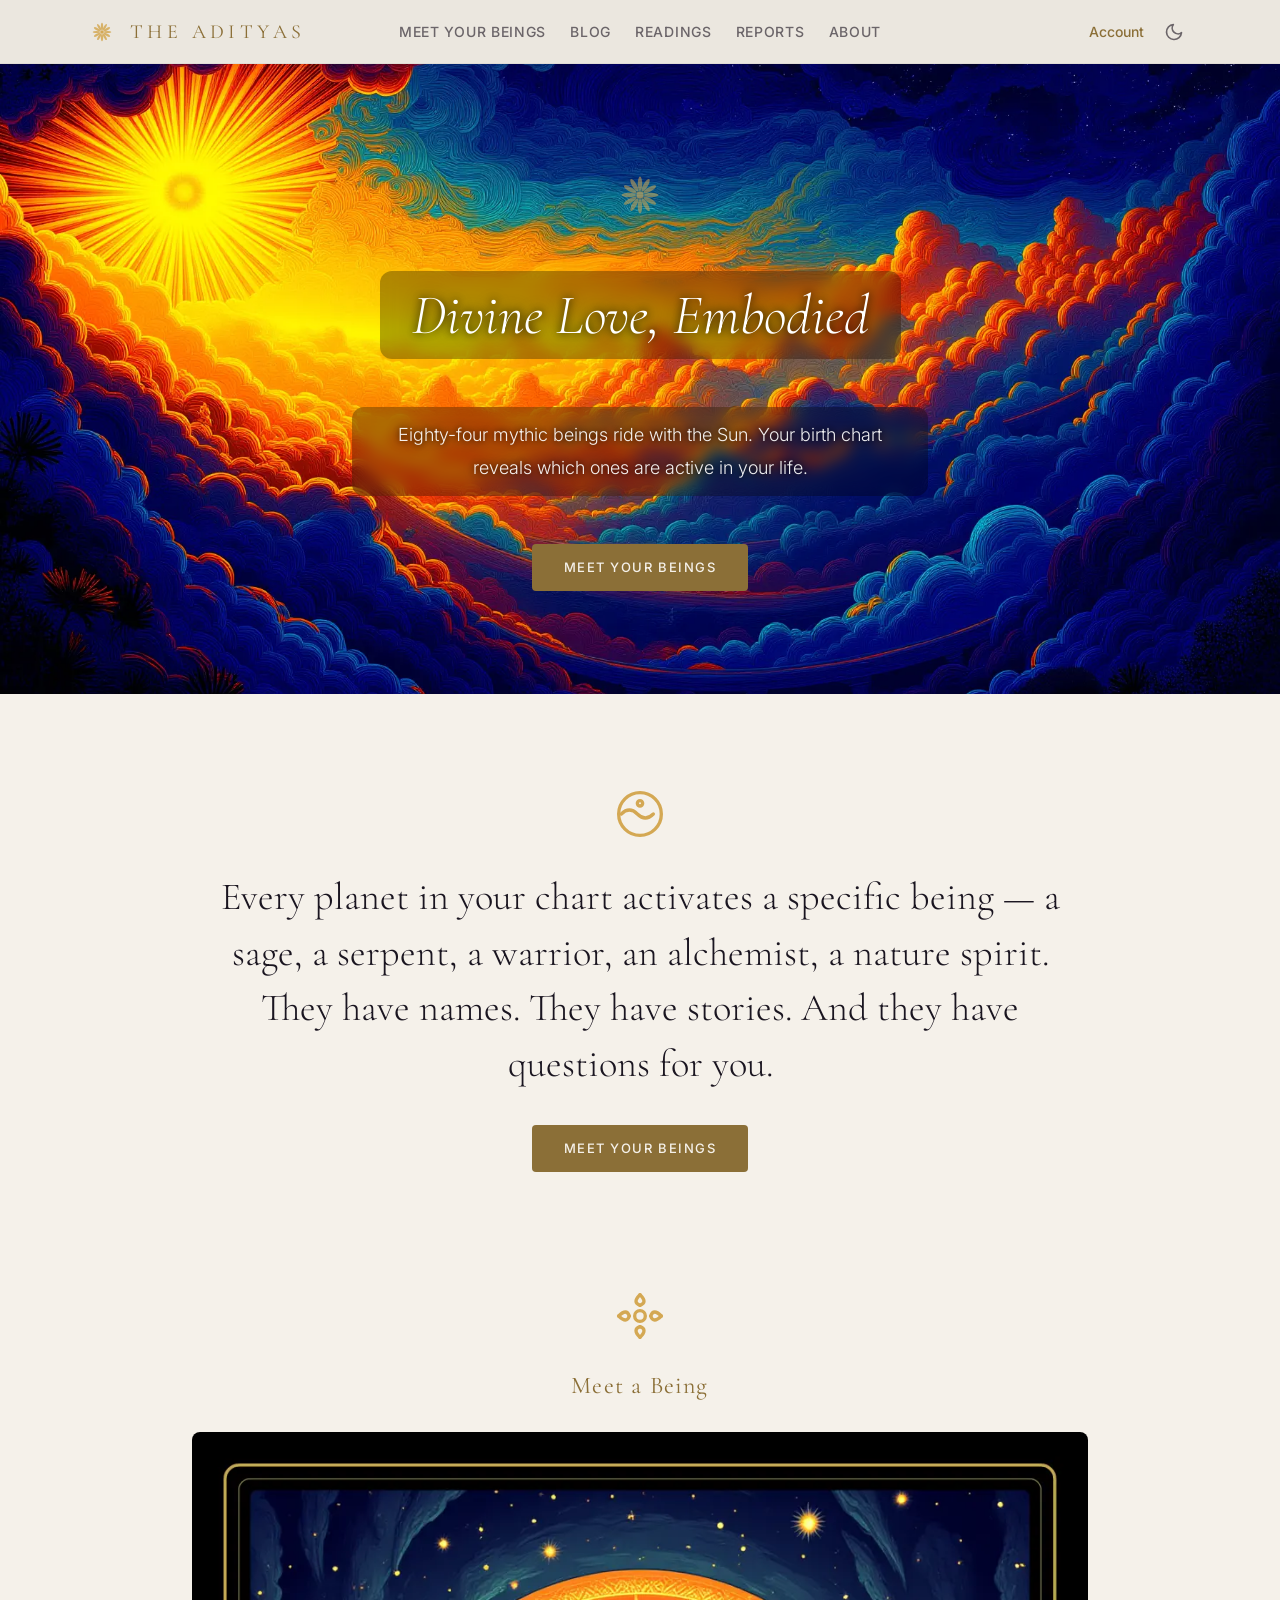
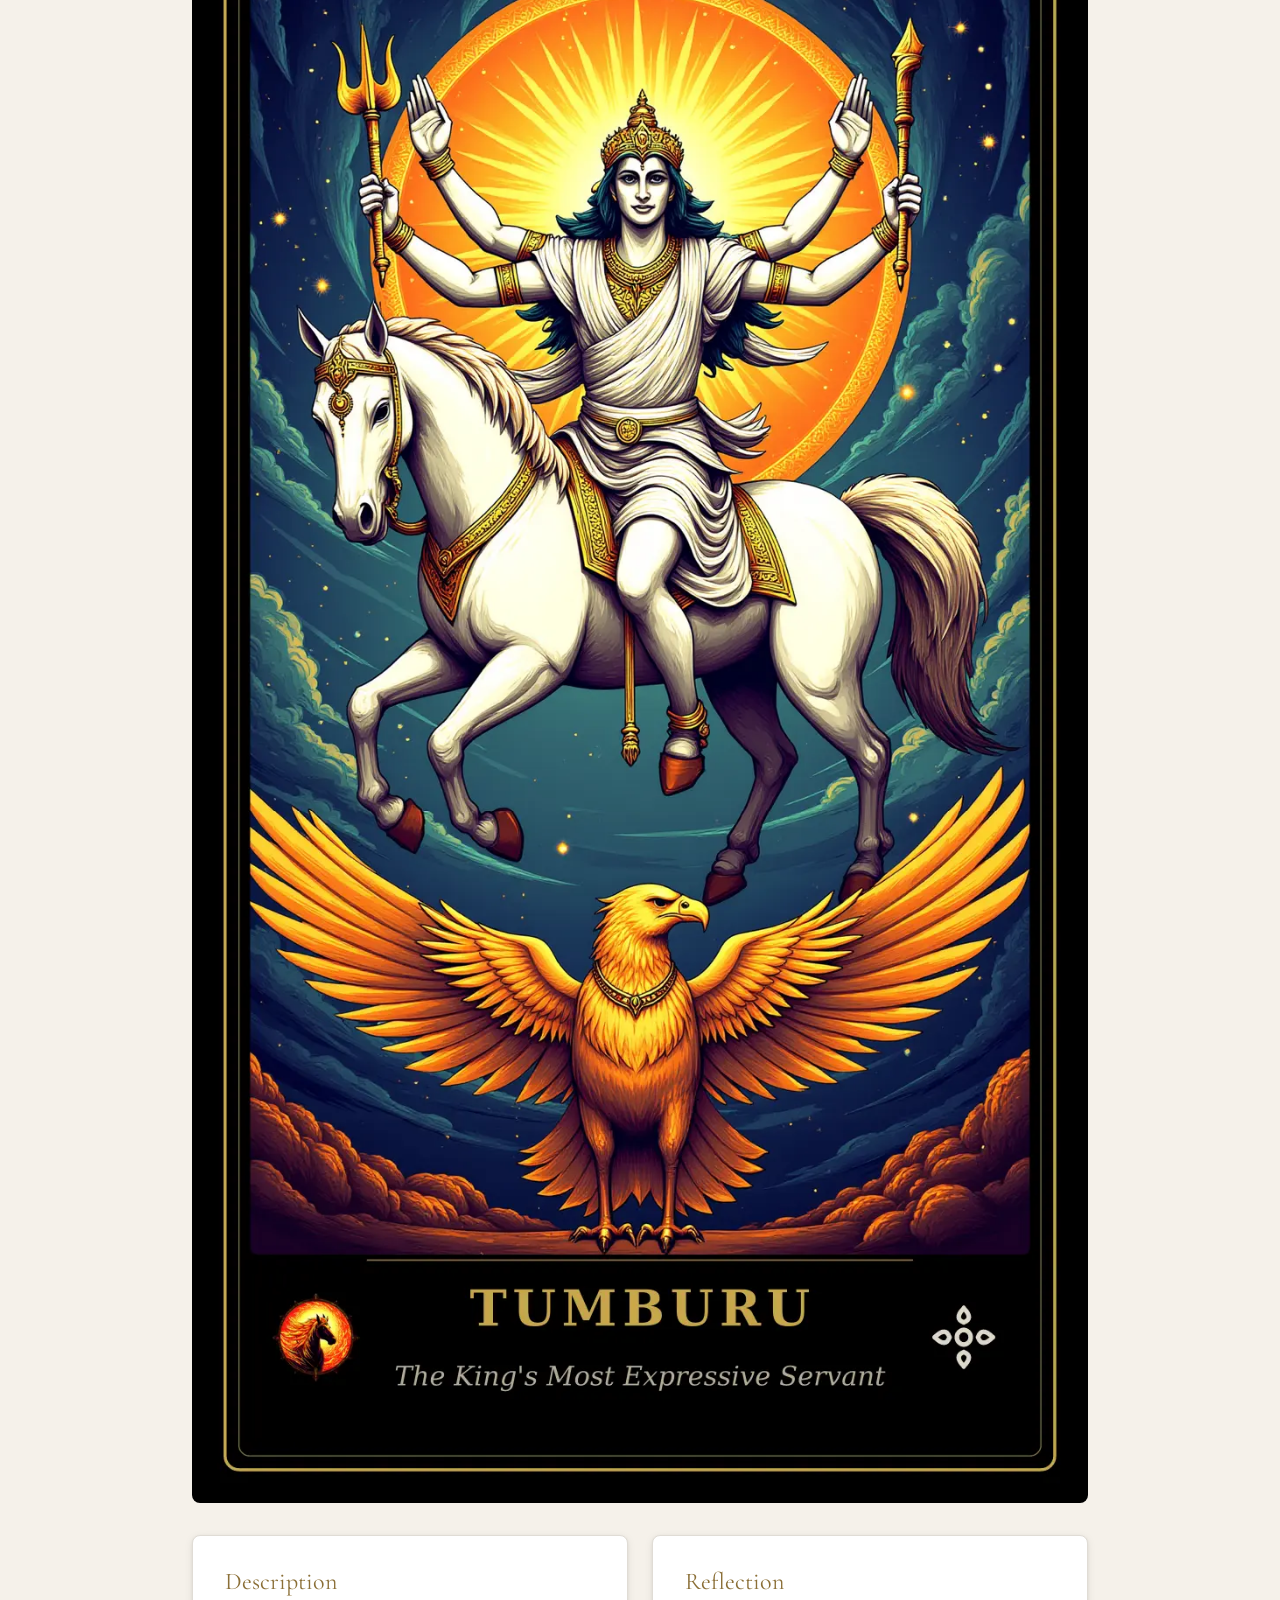
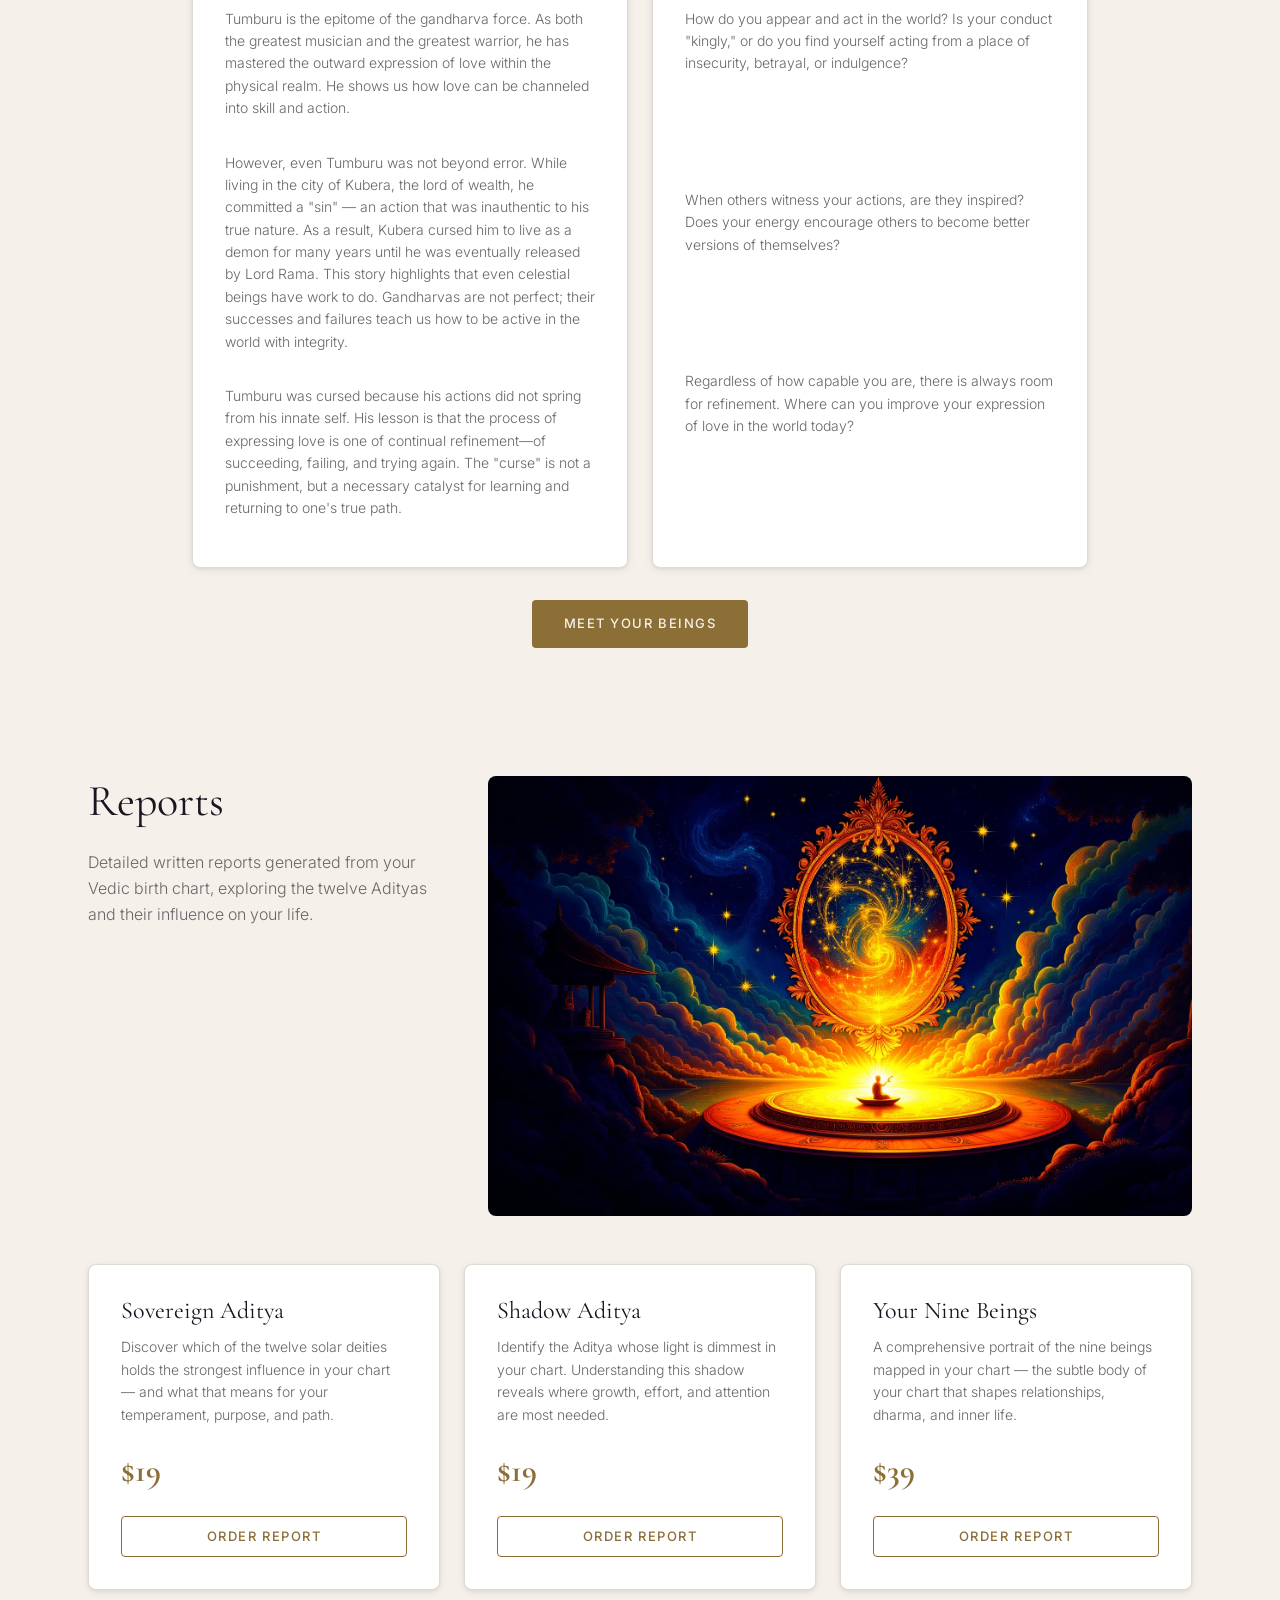
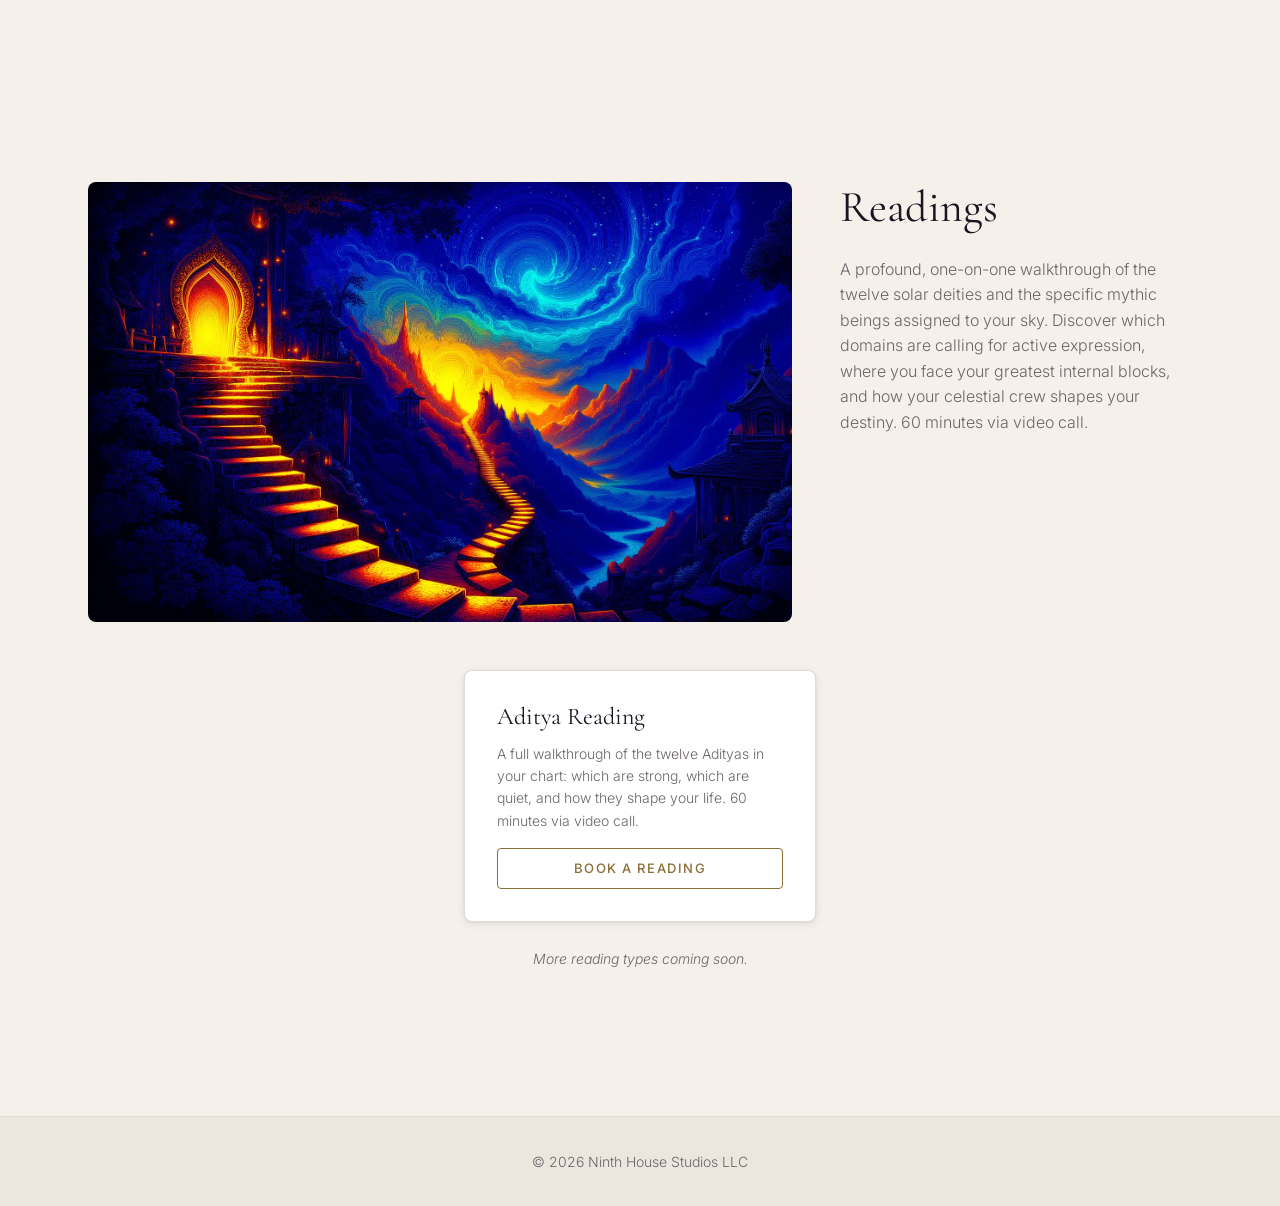
<file: index.html>
<!DOCTYPE html>
<html lang="en">
<head>
  <meta charset="utf-8">
  <meta name="viewport" content="width=device-width, initial-scale=1">
  <title>The Adityas — Divine Love, Embodied</title>
  <meta name="description" content="The Adityas: 84 mythic beings — find your beings, book a reading, discover reports.">
  <meta property="og:title" content="The Adityas">
  <meta property="og:description" content="The Adityas: 84 mythic beings — find your beings, book a reading, discover reports.">
  <meta property="og:type" content="website">
  <link rel="icon" type="image/svg+xml" href="https://ninthhousestudios.github.io/adityas-live/images/mandala.svg">
  <link rel="icon" type="image/png" sizes="32x32" href="https://ninthhousestudios.github.io/adityas-live/images/favicon-32.png">
  <link rel="apple-touch-icon" sizes="180x180" href="https://ninthhousestudios.github.io/adityas-live/images/apple-touch-icon.png">
  <script>(function(){var s=localStorage.getItem('theme');var t=s||(matchMedia('(prefers-color-scheme:light)').matches?'light':'dark');document.documentElement.setAttribute('data-theme',t)})()</script>
  <link rel="preconnect" href="https://fonts.googleapis.com">
  <link rel="preconnect" href="https://fonts.gstatic.com" crossorigin>
  <link rel="stylesheet" href="https://ninthhousestudios.github.io/adityas-live/style.css?h=cf651bffbd0388061ccb">
</head>
<body>
  <nav class="site-nav" aria-label="Main navigation">
    <div class="nav-inner container">
      
        
      
      <a href="https://ninthhousestudios.github.io/adityas-live" class="nav-brand">
        <img class="nav-mark" src="https://ninthhousestudios.github.io/adityas-live/images/mandala.svg" alt="" width="28" height="28">
        The Adityas
      </a>

      <button class="nav-hamburger" aria-label="Toggle menu" aria-expanded="false">
        <span></span>
        <span></span>
        <span></span>
      </button>

      <ul class="nav-links">
        <li><a href="https://ninthhousestudios.github.io/adityas-live/explore">Meet your Beings</a></li>
        <li><a href="https://ninthhousestudios.github.io/adityas-live#blog">Blog</a></li>
        <li><a href="https://ninthhousestudios.github.io/adityas-live#readings">Readings</a></li>
        <li><a href="https://ninthhousestudios.github.io/adityas-live#reports">Reports</a></li>
        <li><a href="https://ninthhousestudios.github.io/adityas-live#about">About</a></li>
      </ul>

      <div class="nav-actions">
        <a href="https://ninthhousestudios.github.io/adityas-live/account" class="nav-action-link">Account</a>

        <button class="theme-toggle" aria-label="Switch to light mode">
          <svg class="icon-sun" xmlns="http://www.w3.org/2000/svg" width="20" height="20" viewBox="0 0 24 24" fill="none" stroke="currentColor" stroke-width="2" stroke-linecap="round" stroke-linejoin="round"><circle cx="12" cy="12" r="5"/><line x1="12" y1="1" x2="12" y2="3"/><line x1="12" y1="21" x2="12" y2="23"/><line x1="4.22" y1="4.22" x2="5.64" y2="5.64"/><line x1="18.36" y1="18.36" x2="19.78" y2="19.78"/><line x1="1" y1="12" x2="3" y2="12"/><line x1="21" y1="12" x2="23" y2="12"/><line x1="4.22" y1="19.78" x2="5.64" y2="18.36"/><line x1="18.36" y1="5.64" x2="19.78" y2="4.22"/></svg>
          <svg class="icon-moon" xmlns="http://www.w3.org/2000/svg" width="20" height="20" viewBox="0 0 24 24" fill="none" stroke="currentColor" stroke-width="2" stroke-linecap="round" stroke-linejoin="round"><path d="M21 12.79A9 9 0 1 1 11.21 3 7 7 0 0 0 21 12.79z"/></svg>
        </button>

      </div>
    </div>
  </nav>

  <main>
    
<section class="hero">
  <div class="hero-bg">
    <img src="https://ninthhousestudios.github.io/adityas-live/images/hero.webp" alt="" loading="eager" width="1536" height="768">
  </div>
  <div class="hero-content">
    <img class="hero-mark" src="https://ninthhousestudios.github.io/adityas-live/images/mandala.svg" alt="" loading="eager" width="56" height="56">
    <h1>Divine Love, Embodied</h1>
    
      <p class="hero-tagline">Eighty-four mythic beings ride with the Sun. Your birth chart reveals which ones are active in your life.</p>
    
    <a href="https://ninthhousestudios.github.io/adityas-live/explore" class="hero-cta">Meet your Beings</a>
  </div>
</section>

<section class="chart-intro" aria-label="Birth chart introduction">
  <div class="chart-intro-inner">
    <img class="chart-intro-glyph" src="https://ninthhousestudios.github.io/adityas-live/images/glyphs/varuna.svg" alt="" loading="lazy" width="48" height="48">
    <p>Every planet in your chart activates a specific being — a sage, a serpent, a warrior, an alchemist, a nature spirit. They have names. They have stories. And they have questions for you.</p>
    <a href="https://ninthhousestudios.github.io/adityas-live/explore" class="chart-intro-cta">Meet your Beings</a>
  </div>
</section>

<section class="meet-being" aria-label="Meet a Being">
  <div class="meet-being-inner">
    <img class="chart-intro-glyph" src="https://ninthhousestudios.github.io/adityas-live/images/dhata.svg" alt="" loading="lazy" width="48" height="48">
    <h2 class="meet-being-heading">Meet a Being</h2>
    <div class="meet-being-portrait">
      <img src="https://ninthhousestudios.github.io/adityas-live/images/tumburu.webp" alt="Tumburu, gandharva — the King's most expressive servant" loading="lazy">
    </div>
    <div class="meet-being-cards">
      <div class="report-card">
        <h3>Description</h3>
        <p>Tumburu is the epitome of the gandharva force. As both the greatest musician and the greatest warrior, he has mastered the outward expression of love within the physical realm. He shows us how love can be channeled into skill and action.</p>
        <p>However, even Tumburu was not beyond error. While living in the city of Kubera, the lord of wealth, he committed a "sin" — an action that was inauthentic to his true nature. As a result, Kubera cursed him to live as a demon for many years until he was eventually released by Lord Rama. This story highlights that even celestial beings have work to do. Gandharvas are not perfect; their successes and failures teach us how to be active in the world with integrity.</p>
        <p>Tumburu was cursed because his actions did not spring from his innate self. His lesson is that the process of expressing love is one of continual refinement—of succeeding, failing, and trying again. The "curse" is not a punishment, but a necessary catalyst for learning and returning to one's true path.</p>
      </div>
      <div class="report-card">
        <h3>Reflection</h3>
        <p>How do you appear and act in the world? Is your conduct "kingly," or do you find yourself acting from a place of insecurity, betrayal, or indulgence?</p>
        <p>When others witness your actions, are they inspired? Does your energy encourage others to become better versions of themselves?</p>
        <p>Regardless of how capable you are, there is always room for refinement. Where can you improve your expression of love in the world today?</p>
      </div>
    </div>
    <a href="https://ninthhousestudios.github.io/adityas-live/explore" class="meet-being-cta">Meet your Beings</a>
  </div>
</section>

<div class="container">
  

  <section id="reports" class="reports-section">
    <div class="section-showcase section-showcase--reversed">
      <div class="section-showcase-content">
        <h2>Reports</h2>
        <p>Detailed written reports generated from your Vedic birth chart, exploring the twelve Adityas and their influence on your life.</p>
      </div>
      <div class="section-showcase-image">
        <img src="https://ninthhousestudios.github.io/adityas-live/images/reports.webp" alt="A cosmic mirror reflecting celestial patterns above a meditating figure" loading="lazy" width="1536" height="768">
      </div>
    </div>
    <div class="report-cards">
      <div class="report-card">
        <h3>Sovereign Aditya</h3>
        <p>Discover which of the twelve solar deities holds the strongest influence in your chart — and what that means for your temperament, purpose, and path.</p>
        <span class="report-price">$19</span>
        <a href="#" class="report-cta">Order Report</a>
      </div>
      <div class="report-card">
        <h3>Shadow Aditya</h3>
        <p>Identify the Aditya whose light is dimmest in your chart. Understanding this shadow reveals where growth, effort, and attention are most needed.</p>
        <span class="report-price">$19</span>
        <a href="#" class="report-cta">Order Report</a>
      </div>
      <div class="report-card">
        <h3>Your Nine Beings</h3>
        <p>A comprehensive portrait of the nine beings mapped in your chart — the subtle body of your chart that shapes relationships, dharma, and inner life.</p>
        <span class="report-price">$39</span>
        <a href="#" class="report-cta">Order Report</a>
      </div>
    </div>
  </section>

  <section id="readings" class="readings-section">
    <div class="section-showcase">
      <div class="section-showcase-image">
        <img src="https://ninthhousestudios.github.io/adityas-live/images/readings.webp" alt="A luminous stairway ascending toward a golden gateway under a cosmic sky" loading="lazy" width="1536" height="768">
      </div>
      <div class="section-showcase-content">
        <h2>Readings</h2>
        <p>A profound, one-on-one walkthrough of the twelve solar deities and the specific mythic beings assigned to your sky. Discover which domains are calling for active expression, where you face your greatest internal blocks, and how your celestial crew shapes your destiny. 60 minutes via video call.</p>
      </div>
    </div>
    <div class="report-cards">
      <div class="report-card">
        <h3>Aditya Reading</h3>
        <p>A full walkthrough of the twelve Adityas in your chart: which are strong, which are quiet, and how they shape your life. 60 minutes via video call.</p>
        <a href="#" class="report-cta">Book a Reading</a>
      </div>
    </div>
    <p class="readings-more">More reading types coming soon.</p>
  </section>
</div>

  </main>

  <footer class="site-footer">
    <div class="container">
      &copy; 2026 Ninth House Studios LLC
    </div>
  </footer>

  <script src="https://ninthhousestudios.github.io/adityas-live/js/nav.js?h=752786a9d8c38ed3c6ab"></script>
  <script src="https://ninthhousestudios.github.io/adityas-live/js/theme.js?h=fbda487bbc593daa7209"></script>
</body>
</html>
</file>
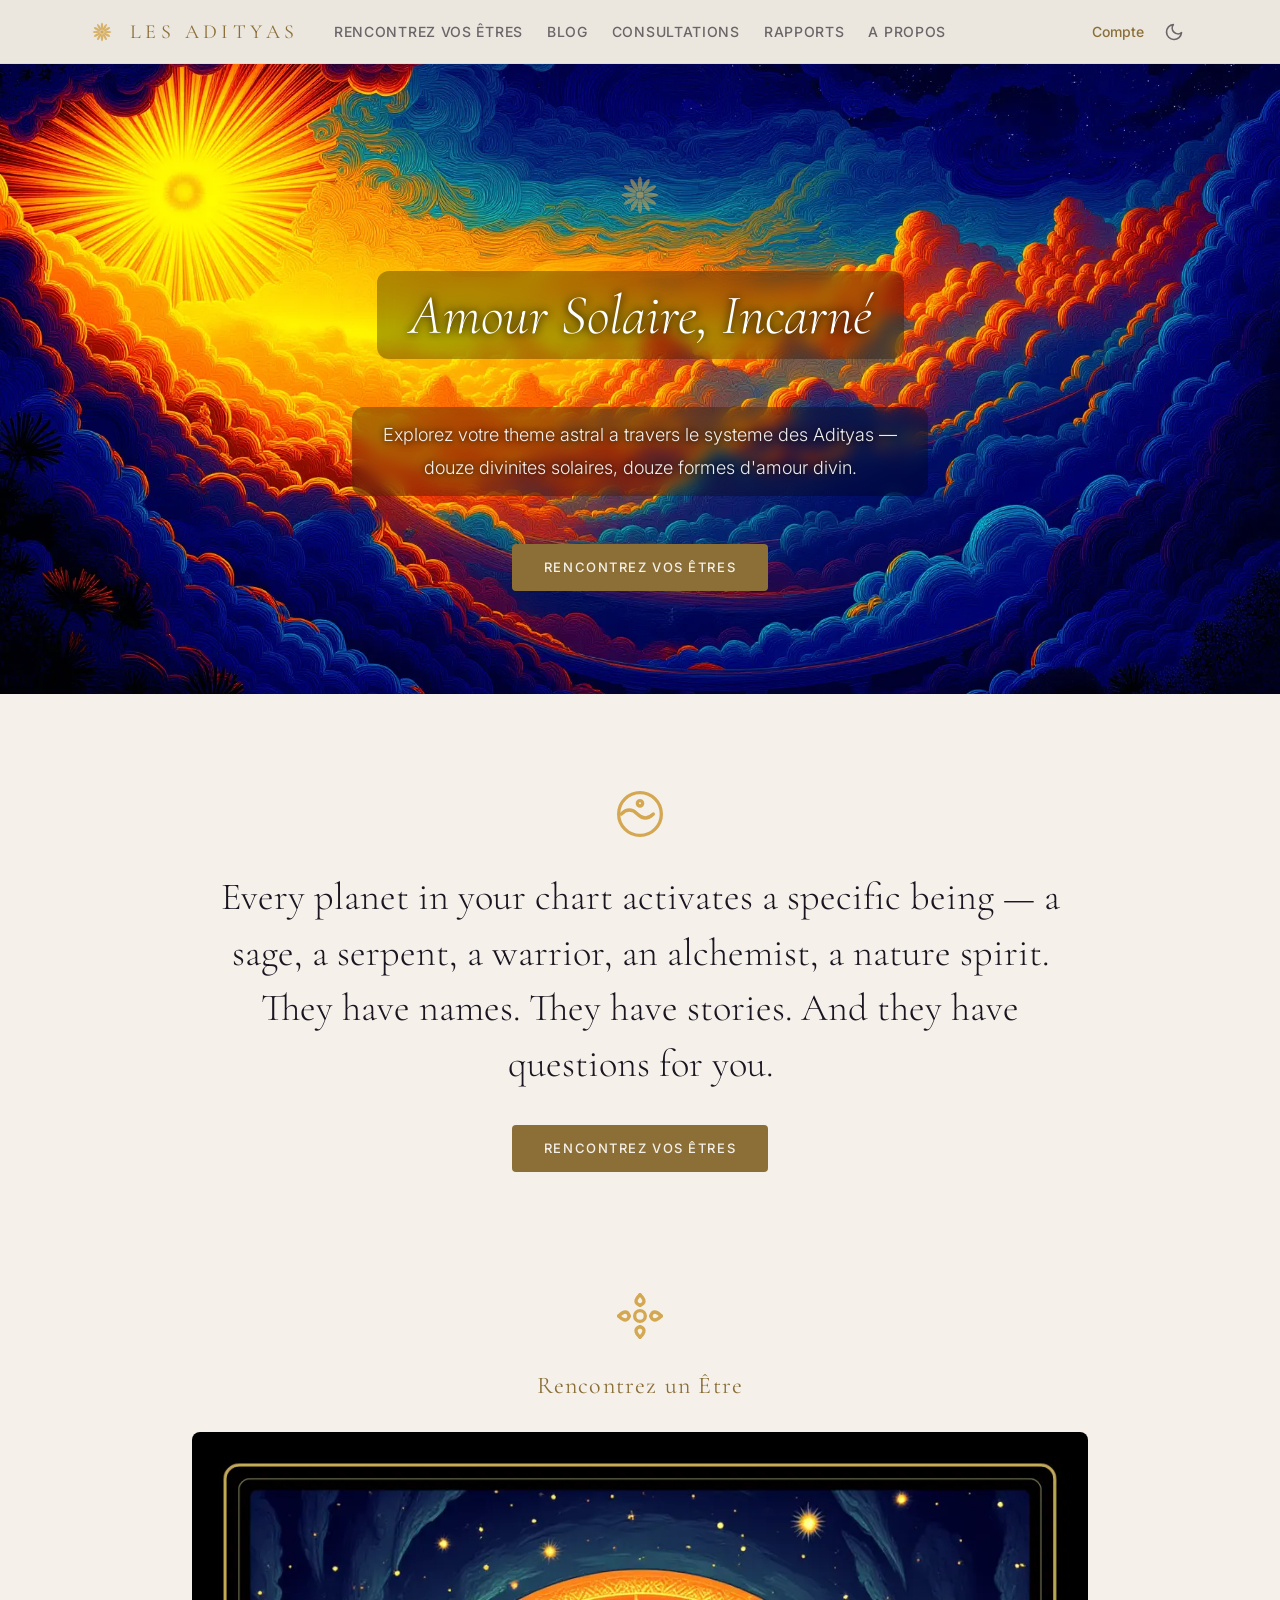
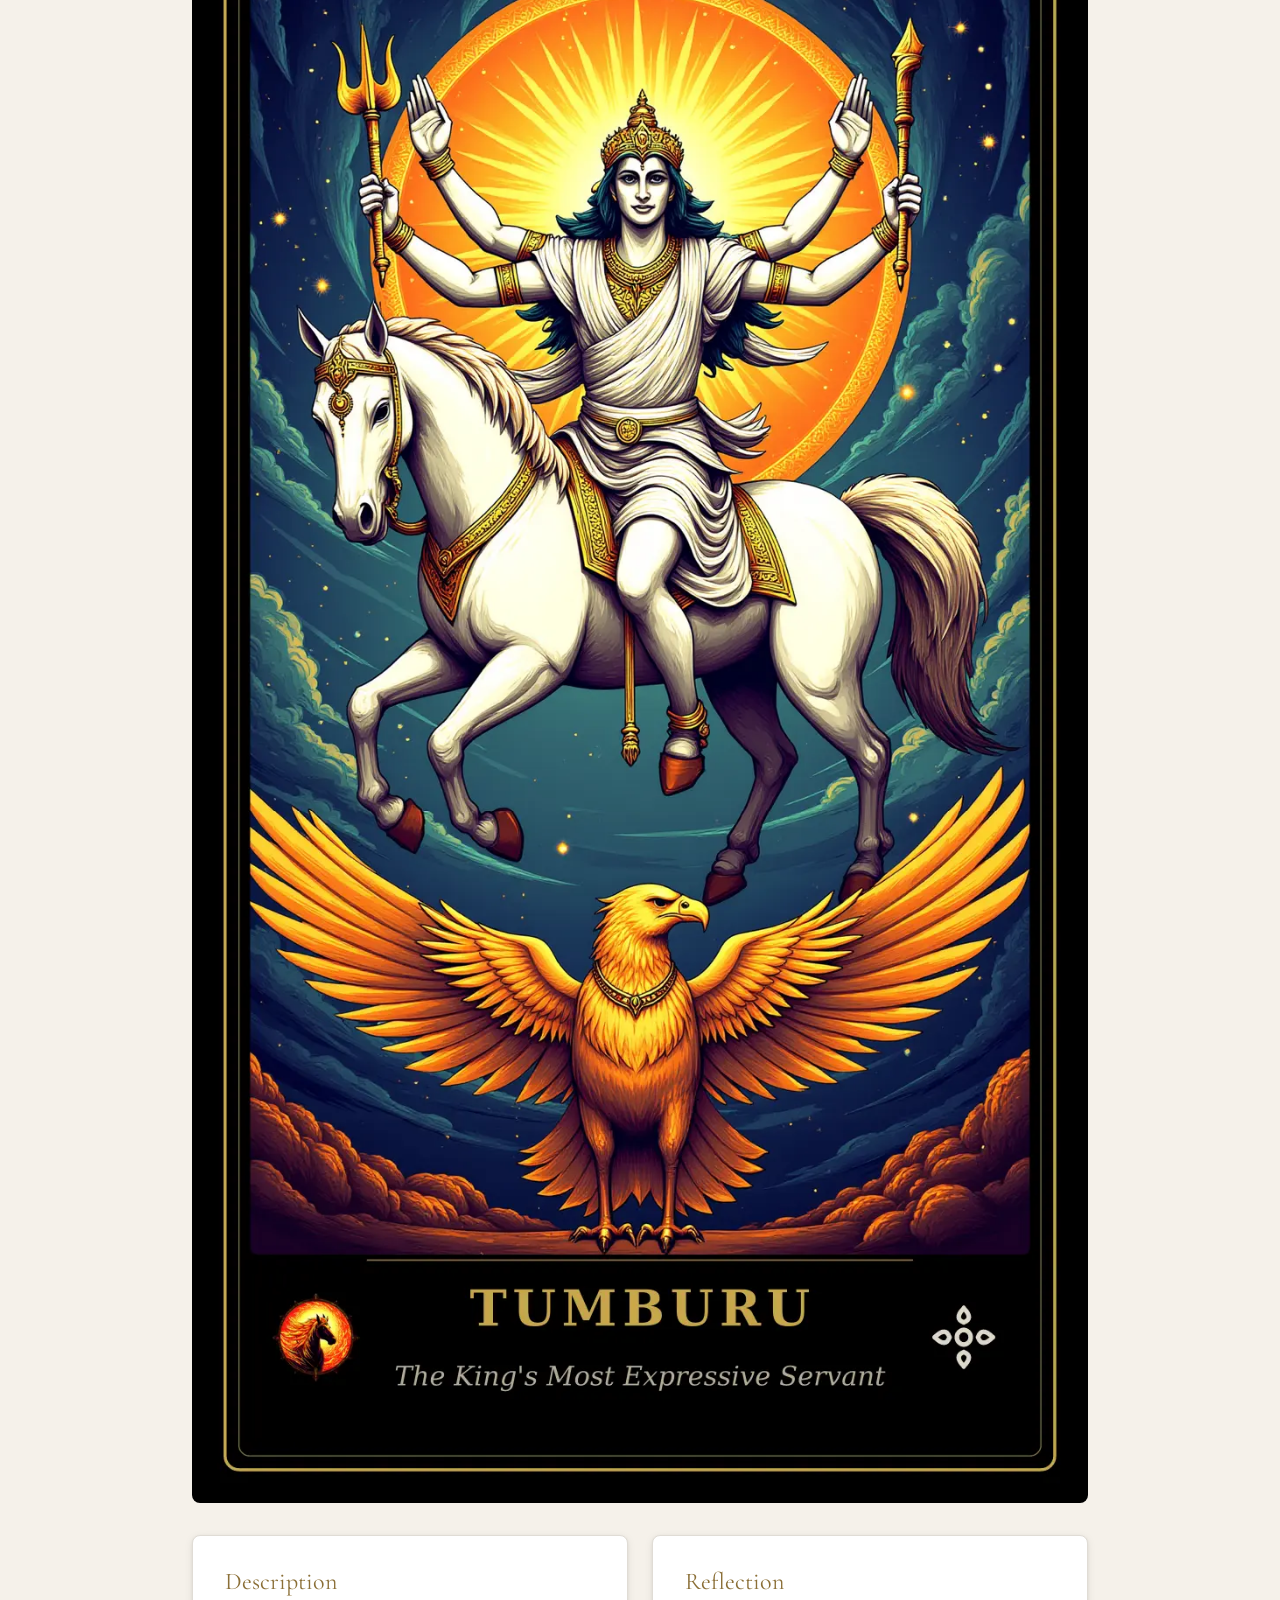
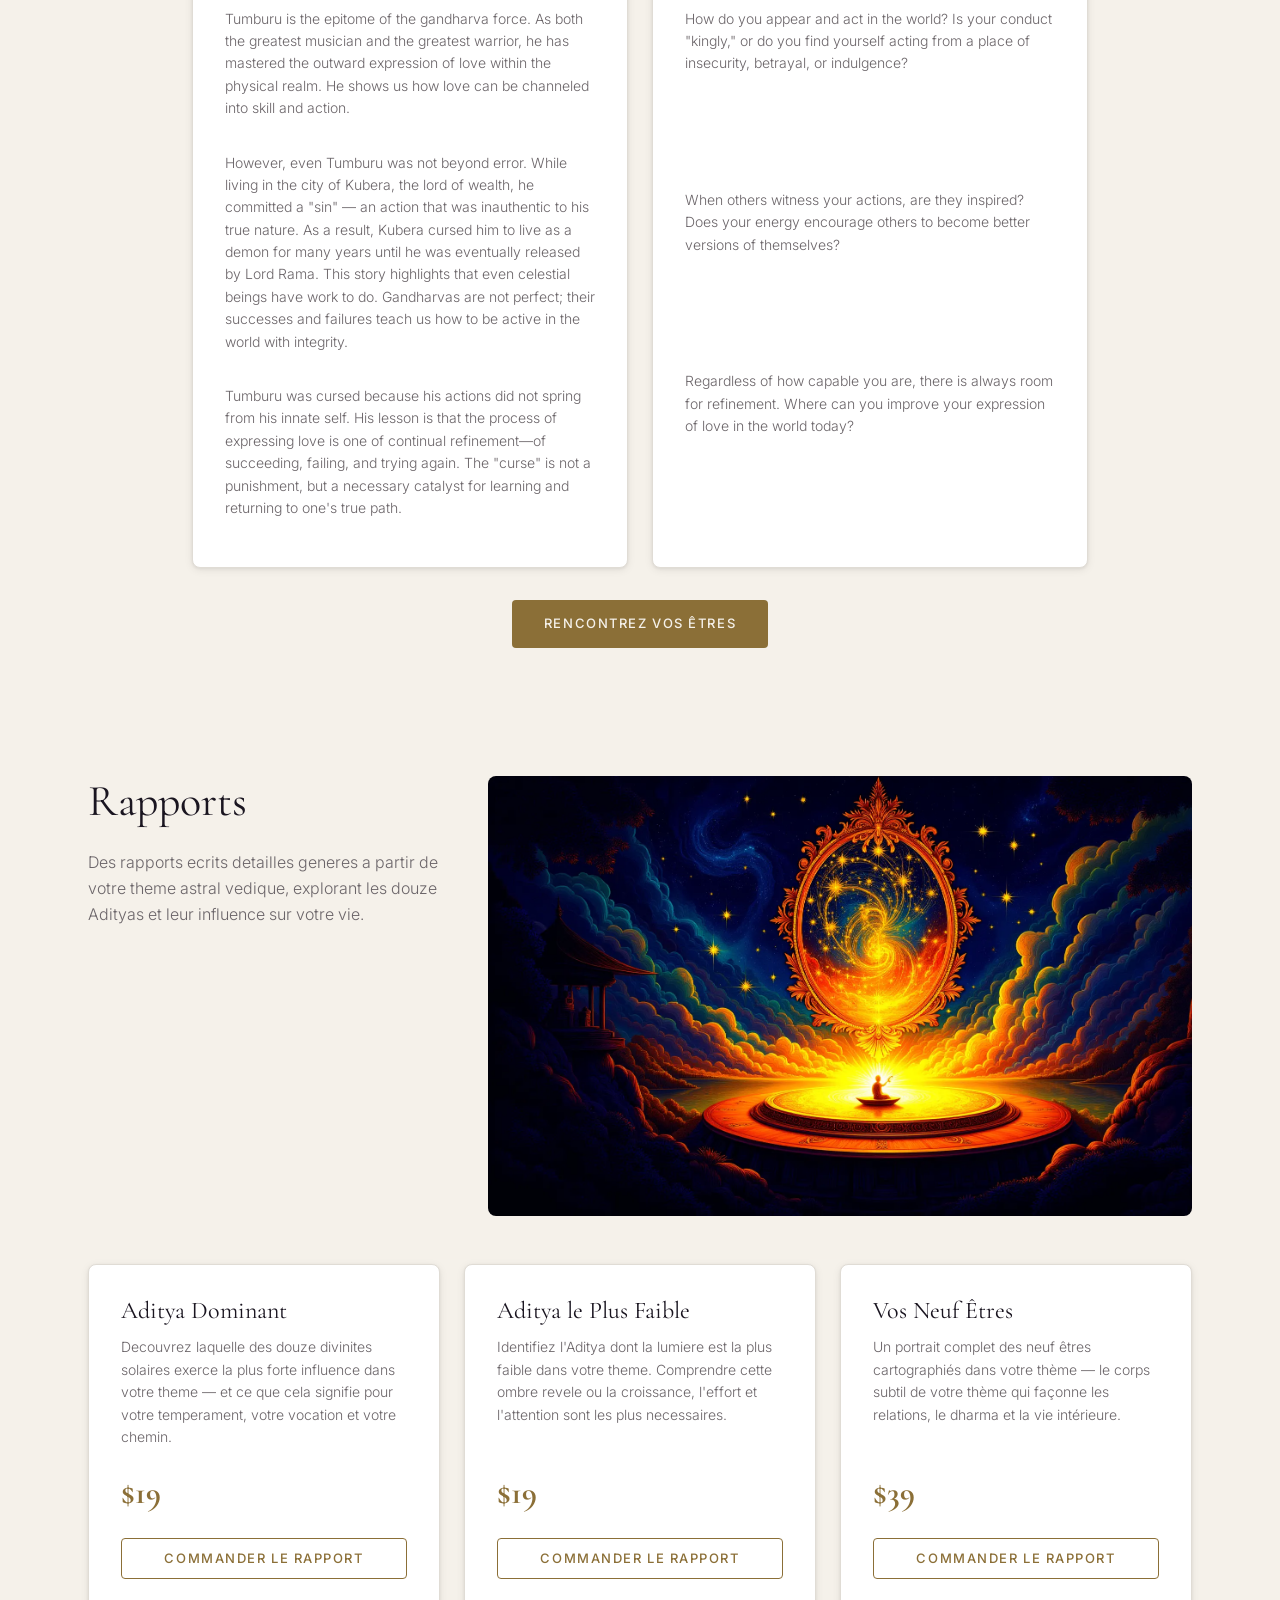
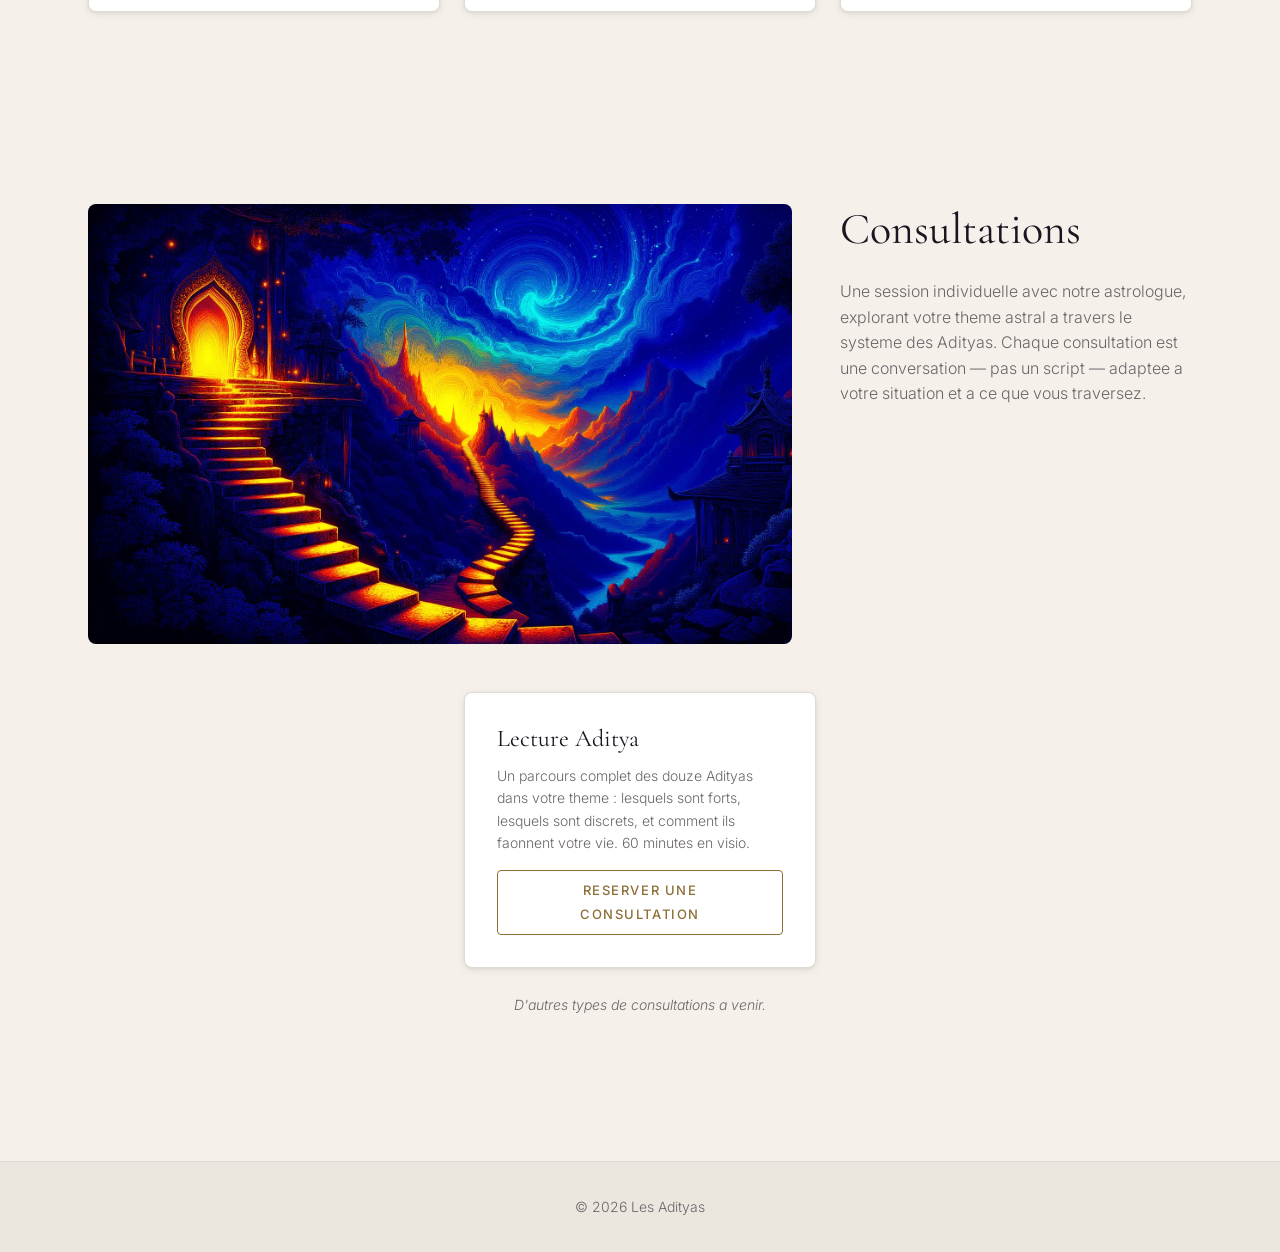
<file: fr/index.html>
<!DOCTYPE html>
<html lang="fr">
<head>
  <meta charset="utf-8">
  <meta name="viewport" content="width=device-width, initial-scale=1">
  <title>Les Adityas — Amour Solaire, Incarné</title>
  <meta name="description" content="Astrologie vedique — explorez votre theme, reservez une consultation, decouvrez nos rapports.">
  <meta property="og:title" content="Les Adityas">
  <meta property="og:description" content="Astrologie vedique — explorez votre theme, reservez une consultation, decouvrez nos rapports.">
  <meta property="og:type" content="website">
  <link rel="icon" type="image/svg+xml" href="https://ninthhousestudios.github.io/adityas-live/images/mandala.svg">
  <link rel="icon" type="image/png" sizes="32x32" href="https://ninthhousestudios.github.io/adityas-live/images/favicon-32.png">
  <link rel="apple-touch-icon" sizes="180x180" href="https://ninthhousestudios.github.io/adityas-live/images/apple-touch-icon.png">
  <script>(function(){var s=localStorage.getItem('theme');var t=s||(matchMedia('(prefers-color-scheme:light)').matches?'light':'dark');document.documentElement.setAttribute('data-theme',t)})()</script>
  <link rel="preconnect" href="https://fonts.googleapis.com">
  <link rel="preconnect" href="https://fonts.gstatic.com" crossorigin>
  <link rel="stylesheet" href="https://ninthhousestudios.github.io/adityas-live/style.css?h=cf651bffbd0388061ccb">
</head>
<body>
  <nav class="site-nav" aria-label="Main navigation">
    <div class="nav-inner container">
      
        
      
      <a href="https://ninthhousestudios.github.io/adityas-live/fr" class="nav-brand">
        <img class="nav-mark" src="https://ninthhousestudios.github.io/adityas-live/images/mandala.svg" alt="" width="28" height="28">
        Les Adityas
      </a>

      <button class="nav-hamburger" aria-label="Toggle menu" aria-expanded="false">
        <span></span>
        <span></span>
        <span></span>
      </button>

      <ul class="nav-links">
        <li><a href="https://ninthhousestudios.github.io/adityas-live/explore">Rencontrez vos Êtres</a></li>
        <li><a href="https://ninthhousestudios.github.io/adityas-live/fr#blog">Blog</a></li>
        <li><a href="https://ninthhousestudios.github.io/adityas-live/fr#readings">Consultations</a></li>
        <li><a href="https://ninthhousestudios.github.io/adityas-live/fr#reports">Rapports</a></li>
        <li><a href="https://ninthhousestudios.github.io/adityas-live/fr#about">A propos</a></li>
      </ul>

      <div class="nav-actions">
        <a href="https://ninthhousestudios.github.io/adityas-live/account" class="nav-action-link">Compte</a>

        <button class="theme-toggle" aria-label="Passer en mode clair">
          <svg class="icon-sun" xmlns="http://www.w3.org/2000/svg" width="20" height="20" viewBox="0 0 24 24" fill="none" stroke="currentColor" stroke-width="2" stroke-linecap="round" stroke-linejoin="round"><circle cx="12" cy="12" r="5"/><line x1="12" y1="1" x2="12" y2="3"/><line x1="12" y1="21" x2="12" y2="23"/><line x1="4.22" y1="4.22" x2="5.64" y2="5.64"/><line x1="18.36" y1="18.36" x2="19.78" y2="19.78"/><line x1="1" y1="12" x2="3" y2="12"/><line x1="21" y1="12" x2="23" y2="12"/><line x1="4.22" y1="19.78" x2="5.64" y2="18.36"/><line x1="18.36" y1="5.64" x2="19.78" y2="4.22"/></svg>
          <svg class="icon-moon" xmlns="http://www.w3.org/2000/svg" width="20" height="20" viewBox="0 0 24 24" fill="none" stroke="currentColor" stroke-width="2" stroke-linecap="round" stroke-linejoin="round"><path d="M21 12.79A9 9 0 1 1 11.21 3 7 7 0 0 0 21 12.79z"/></svg>
        </button>

      </div>
    </div>
  </nav>

  <main>
    
<section class="hero">
  <div class="hero-bg">
    <img src="https://ninthhousestudios.github.io/adityas-live/images/hero.webp" alt="" loading="eager" width="1536" height="768">
  </div>
  <div class="hero-content">
    <img class="hero-mark" src="https://ninthhousestudios.github.io/adityas-live/images/mandala.svg" alt="" loading="eager" width="56" height="56">
    <h1>Amour Solaire, Incarné</h1>
    
      <p class="hero-tagline">Explorez votre theme astral a travers le systeme des Adityas — douze divinites solaires, douze formes d&#x27;amour divin.</p>
    
    <a href="https://ninthhousestudios.github.io/adityas-live/explore" class="hero-cta">Rencontrez vos Êtres</a>
  </div>
</section>

<section class="chart-intro" aria-label="Birth chart introduction">
  <div class="chart-intro-inner">
    <img class="chart-intro-glyph" src="https://ninthhousestudios.github.io/adityas-live/images/glyphs/varuna.svg" alt="" loading="lazy" width="48" height="48">
    <p>Every planet in your chart activates a specific being — a sage, a serpent, a warrior, an alchemist, a nature spirit. They have names. They have stories. And they have questions for you.</p>
    <a href="https://ninthhousestudios.github.io/adityas-live/explore" class="chart-intro-cta">Rencontrez vos Êtres</a>
  </div>
</section>

<section class="meet-being" aria-label="Meet a Being">
  <div class="meet-being-inner">
    <img class="chart-intro-glyph" src="https://ninthhousestudios.github.io/adityas-live/images/dhata.svg" alt="" loading="lazy" width="48" height="48">
    <h2 class="meet-being-heading">Rencontrez un Être</h2>
    <div class="meet-being-portrait">
      <img src="https://ninthhousestudios.github.io/adityas-live/images/tumburu.webp" alt="Tumburu, gandharva — the King's most expressive servant" loading="lazy">
    </div>
    <div class="meet-being-cards">
      <div class="report-card">
        <h3>Description</h3>
        <p>Tumburu is the epitome of the gandharva force. As both the greatest musician and the greatest warrior, he has mastered the outward expression of love within the physical realm. He shows us how love can be channeled into skill and action.</p>
        <p>However, even Tumburu was not beyond error. While living in the city of Kubera, the lord of wealth, he committed a "sin" — an action that was inauthentic to his true nature. As a result, Kubera cursed him to live as a demon for many years until he was eventually released by Lord Rama. This story highlights that even celestial beings have work to do. Gandharvas are not perfect; their successes and failures teach us how to be active in the world with integrity.</p>
        <p>Tumburu was cursed because his actions did not spring from his innate self. His lesson is that the process of expressing love is one of continual refinement—of succeeding, failing, and trying again. The "curse" is not a punishment, but a necessary catalyst for learning and returning to one's true path.</p>
      </div>
      <div class="report-card">
        <h3>Reflection</h3>
        <p>How do you appear and act in the world? Is your conduct "kingly," or do you find yourself acting from a place of insecurity, betrayal, or indulgence?</p>
        <p>When others witness your actions, are they inspired? Does your energy encourage others to become better versions of themselves?</p>
        <p>Regardless of how capable you are, there is always room for refinement. Where can you improve your expression of love in the world today?</p>
      </div>
    </div>
    <a href="https://ninthhousestudios.github.io/adityas-live/explore" class="meet-being-cta">Rencontrez vos Êtres</a>
  </div>
</section>

<div class="container">
  

  <section id="reports" class="reports-section">
    <div class="section-showcase section-showcase--reversed">
      <div class="section-showcase-content">
        <h2>Rapports</h2>
        <p>Des rapports ecrits detailles generes a partir de votre theme astral vedique, explorant les douze Adityas et leur influence sur votre vie.</p>
      </div>
      <div class="section-showcase-image">
        <img src="https://ninthhousestudios.github.io/adityas-live/images/reports.webp" alt="A cosmic mirror reflecting celestial patterns above a meditating figure" loading="lazy" width="1536" height="768">
      </div>
    </div>
    <div class="report-cards">
      <div class="report-card">
        <h3>Aditya Dominant</h3>
        <p>Decouvrez laquelle des douze divinites solaires exerce la plus forte influence dans votre theme — et ce que cela signifie pour votre temperament, votre vocation et votre chemin.</p>
        <span class="report-price">$19</span>
        <a href="#" class="report-cta">Commander le Rapport</a>
      </div>
      <div class="report-card">
        <h3>Aditya le Plus Faible</h3>
        <p>Identifiez l&#x27;Aditya dont la lumiere est la plus faible dans votre theme. Comprendre cette ombre revele ou la croissance, l&#x27;effort et l&#x27;attention sont les plus necessaires.</p>
        <span class="report-price">$19</span>
        <a href="#" class="report-cta">Commander le Rapport</a>
      </div>
      <div class="report-card">
        <h3>Vos Neuf Êtres</h3>
        <p>Un portrait complet des neuf êtres cartographiés dans votre thème — le corps subtil de votre thème qui façonne les relations, le dharma et la vie intérieure.</p>
        <span class="report-price">$39</span>
        <a href="#" class="report-cta">Commander le Rapport</a>
      </div>
    </div>
  </section>

  <section id="readings" class="readings-section">
    <div class="section-showcase">
      <div class="section-showcase-image">
        <img src="https://ninthhousestudios.github.io/adityas-live/images/readings.webp" alt="A luminous stairway ascending toward a golden gateway under a cosmic sky" loading="lazy" width="1536" height="768">
      </div>
      <div class="section-showcase-content">
        <h2>Consultations</h2>
        <p>Une session individuelle avec notre astrologue, explorant votre theme astral a travers le systeme des Adityas. Chaque consultation est une conversation — pas un script — adaptee a votre situation et a ce que vous traversez.</p>
      </div>
    </div>
    <div class="report-cards">
      <div class="report-card">
        <h3>Lecture Aditya</h3>
        <p>Un parcours complet des douze Adityas dans votre theme : lesquels sont forts, lesquels sont discrets, et comment ils faonnent votre vie. 60 minutes en visio.</p>
        <a href="#" class="report-cta">Reserver une Consultation</a>
      </div>
    </div>
    <p class="readings-more">D&#x27;autres types de consultations a venir.</p>
  </section>
</div>

  </main>

  <footer class="site-footer">
    <div class="container">
      &copy; 2026 Les Adityas
    </div>
  </footer>

  <script src="https://ninthhousestudios.github.io/adityas-live/js/nav.js?h=752786a9d8c38ed3c6ab"></script>
  <script src="https://ninthhousestudios.github.io/adityas-live/js/theme.js?h=fbda487bbc593daa7209"></script>
</body>
</html>
</file>
